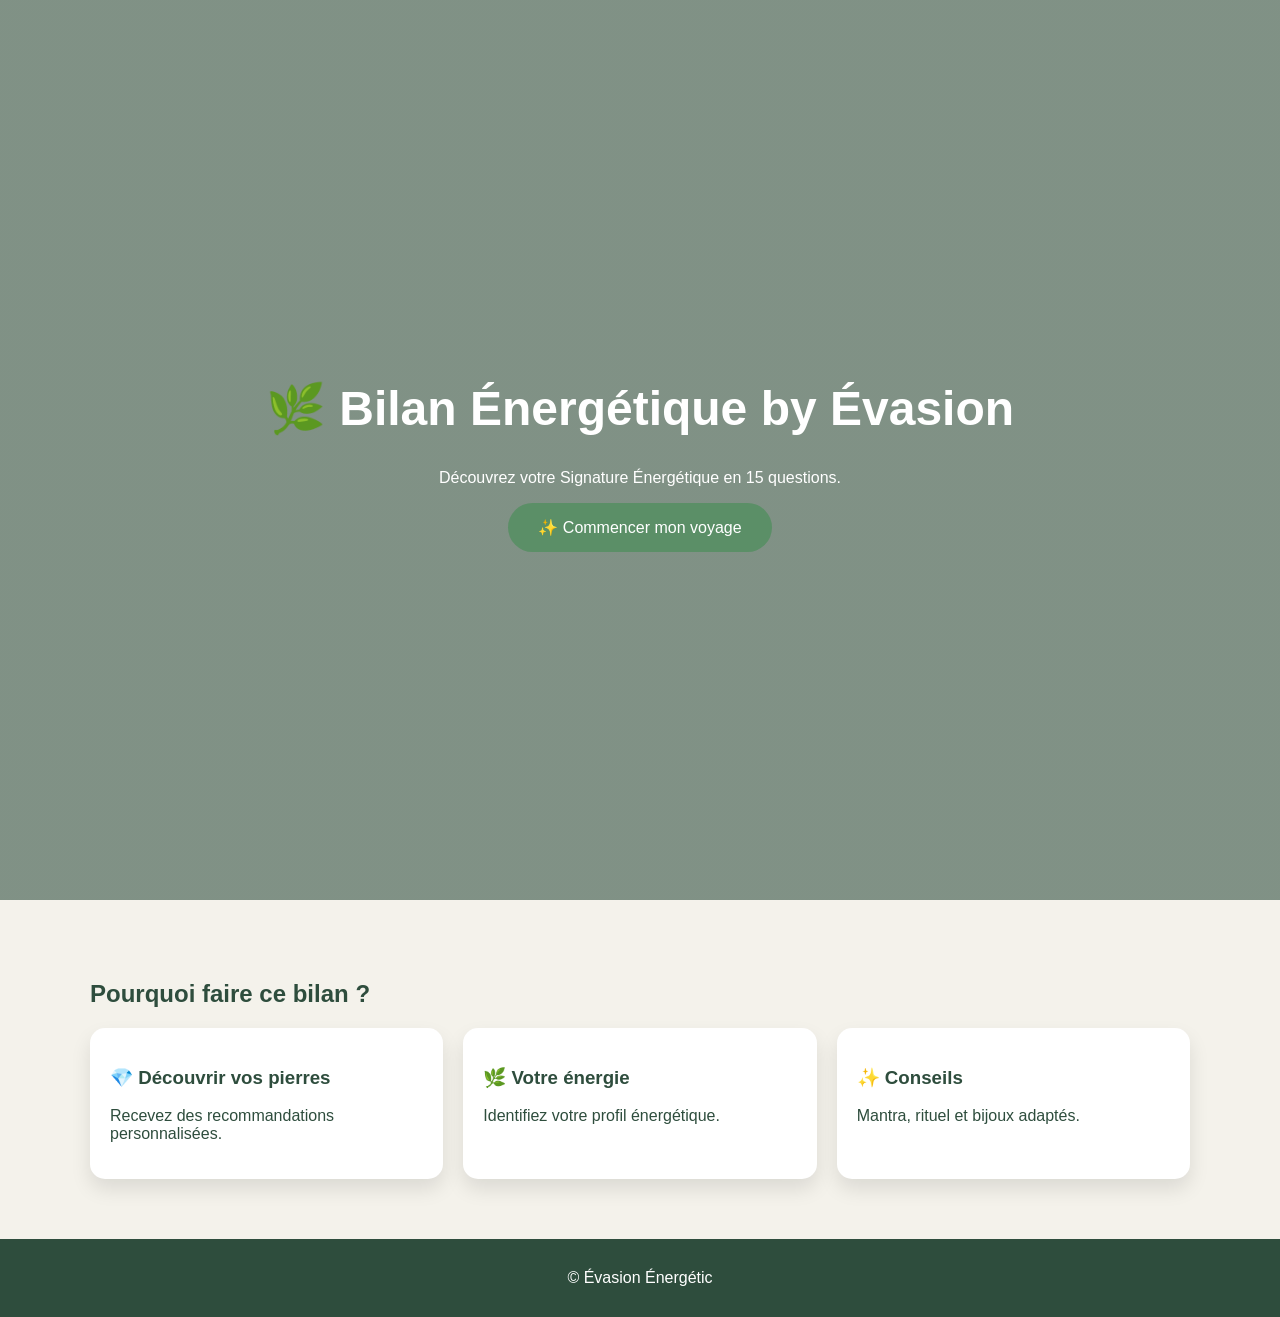
<file: index.html>
<html lang="fr">
<head>
<meta charset="UTF-8">
<meta name="viewport" content="width=device-width,initial-scale=1">
<title>Bilan Énergétique by Évasion</title>
<link rel="stylesheet" href="style.css">
</head>
<body>
<header class="hero">
  <div class="overlay">
    <h1>🌿 Bilan Énergétique by Évasion</h1>
    <p>Découvrez votre Signature Énergétique en 15 questions.</p>
    <a class="btn" href="#">✨ Commencer mon voyage</a>
  </div>
</header>

<section class="container">
<h2>Pourquoi faire ce bilan ?</h2>
<div class="cards">
<div class="card"><h3>💎 Découvrir vos pierres</h3><p>Recevez des recommandations personnalisées.</p></div>
<div class="card"><h3>🌿 Votre énergie</h3><p>Identifiez votre profil énergétique.</p></div>
<div class="card"><h3>✨ Conseils</h3><p>Mantra, rituel et bijoux adaptés.</p></div>
</div>
</section>

<footer>© Évasion Énergétic</footer>
<script src="script.js"></script>
</body>
</html>
</file>
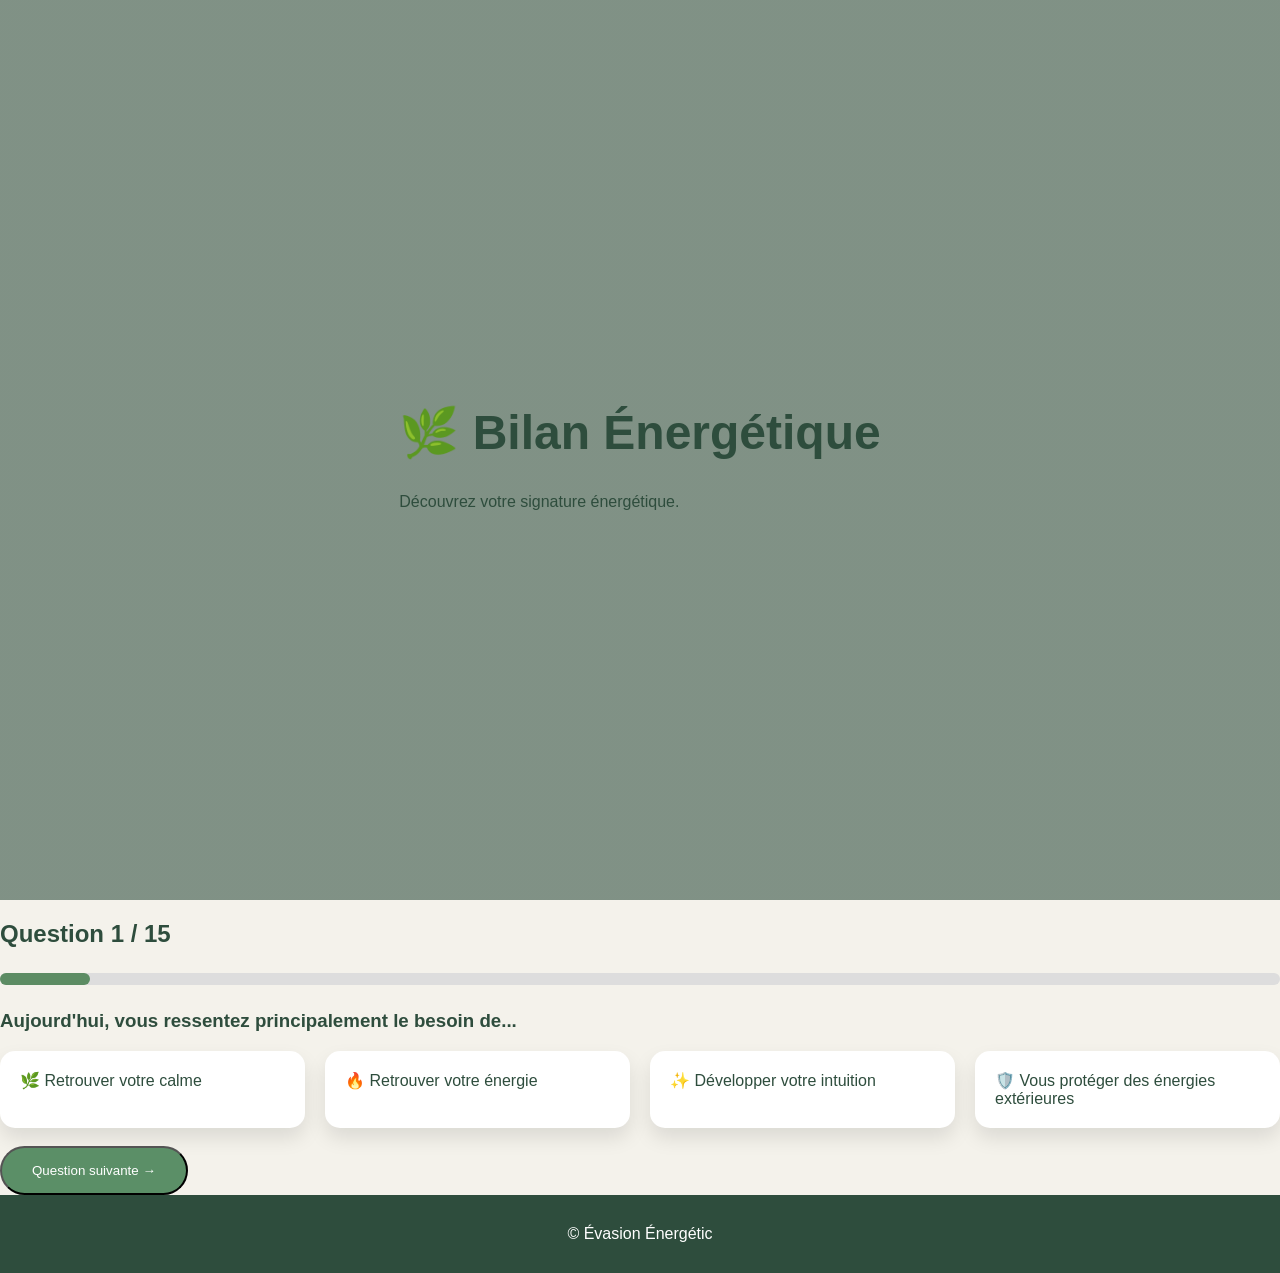
<file: bilan.html>
<!DOCTYPE html>
<html lang="fr">
<head>
    <meta charset="UTF-8">
    <meta name="viewport" content="width=device-width, initial-scale=1.0">
    <title>Bilan Énergétique - Évasion Énergétic</title>
    <link rel="stylesheet" href="style.css">
</head>

<body>

<header class="hero" style="min-height:40vh;">
    <div class="hero-content">
        <h1>🌿 Bilan Énergétique</h1>
        <p>Découvrez votre signature énergétique.</p>
    </div>
</header>

<section class="section">

    <h2>Question 1 / 15</h2>

    <div class="progress">
        <div class="progress-bar" style="width:7%;"></div>
    </div>

    <h3>Aujourd'hui, vous ressentez principalement le besoin de...</h3>

    <div class="cards">

        <div class="card answer">
            🌿 Retrouver votre calme
        </div>

        <div class="card answer">
            🔥 Retrouver votre énergie
        </div>

        <div class="card answer">
            ✨ Développer votre intuition
        </div>

        <div class="card answer">
            🛡️ Vous protéger des énergies extérieures
        </div>

    </div>

    <br>

    <button class="btn">
        Question suivante →
    </button>

</section>

<footer>
© Évasion Énergétic
</footer>

<script src="script.js"></script>

</body>
</html>
</file>
<file: style.css>
body{margin:0;font-family:Arial,sans-serif;background:#f4f2eb;color:#2e4d3d}
.hero{height:100vh;background:linear-gradient(rgba(33,66,50,.55),rgba(33,66,50,.55)),url('https://images.unsplash.com/photo-1441974231531-c6227db76b6e?auto=format&fit=crop&w=1600&q=80') center/cover;display:flex;justify-content:center;align-items:center}
.overlay{text-align:center;color:#fff;padding:20px}
h1{font-size:3rem}
.btn{display:inline-block;background:#5b8f67;color:#fff;padding:15px 30px;border-radius:40px;text-decoration:none}
.container{max-width:1100px;margin:auto;padding:60px 20px}
.cards{display:grid;grid-template-columns:repeat(auto-fit,minmax(220px,1fr));gap:20px}
.card{background:#fff;padding:20px;border-radius:15px;box-shadow:0 10px 20px rgba(0,0,0,.1)}
footer{text-align:center;padding:30px;background:#2e4d3d;color:#fff}
.progress{
    width:100%;
    height:12px;
    background:#ddd;
    border-radius:20px;
    margin:25px 0;
}

.progress-bar{
    height:100%;
    width:7%;
    background:#5c8c63;
    border-radius:20px;
}

.answer{
    cursor:pointer;
    transition:.3s;
}

.answer:hover{
    transform:translateY(-5px);
    border:2px solid #5c8c63;
}
</file>
